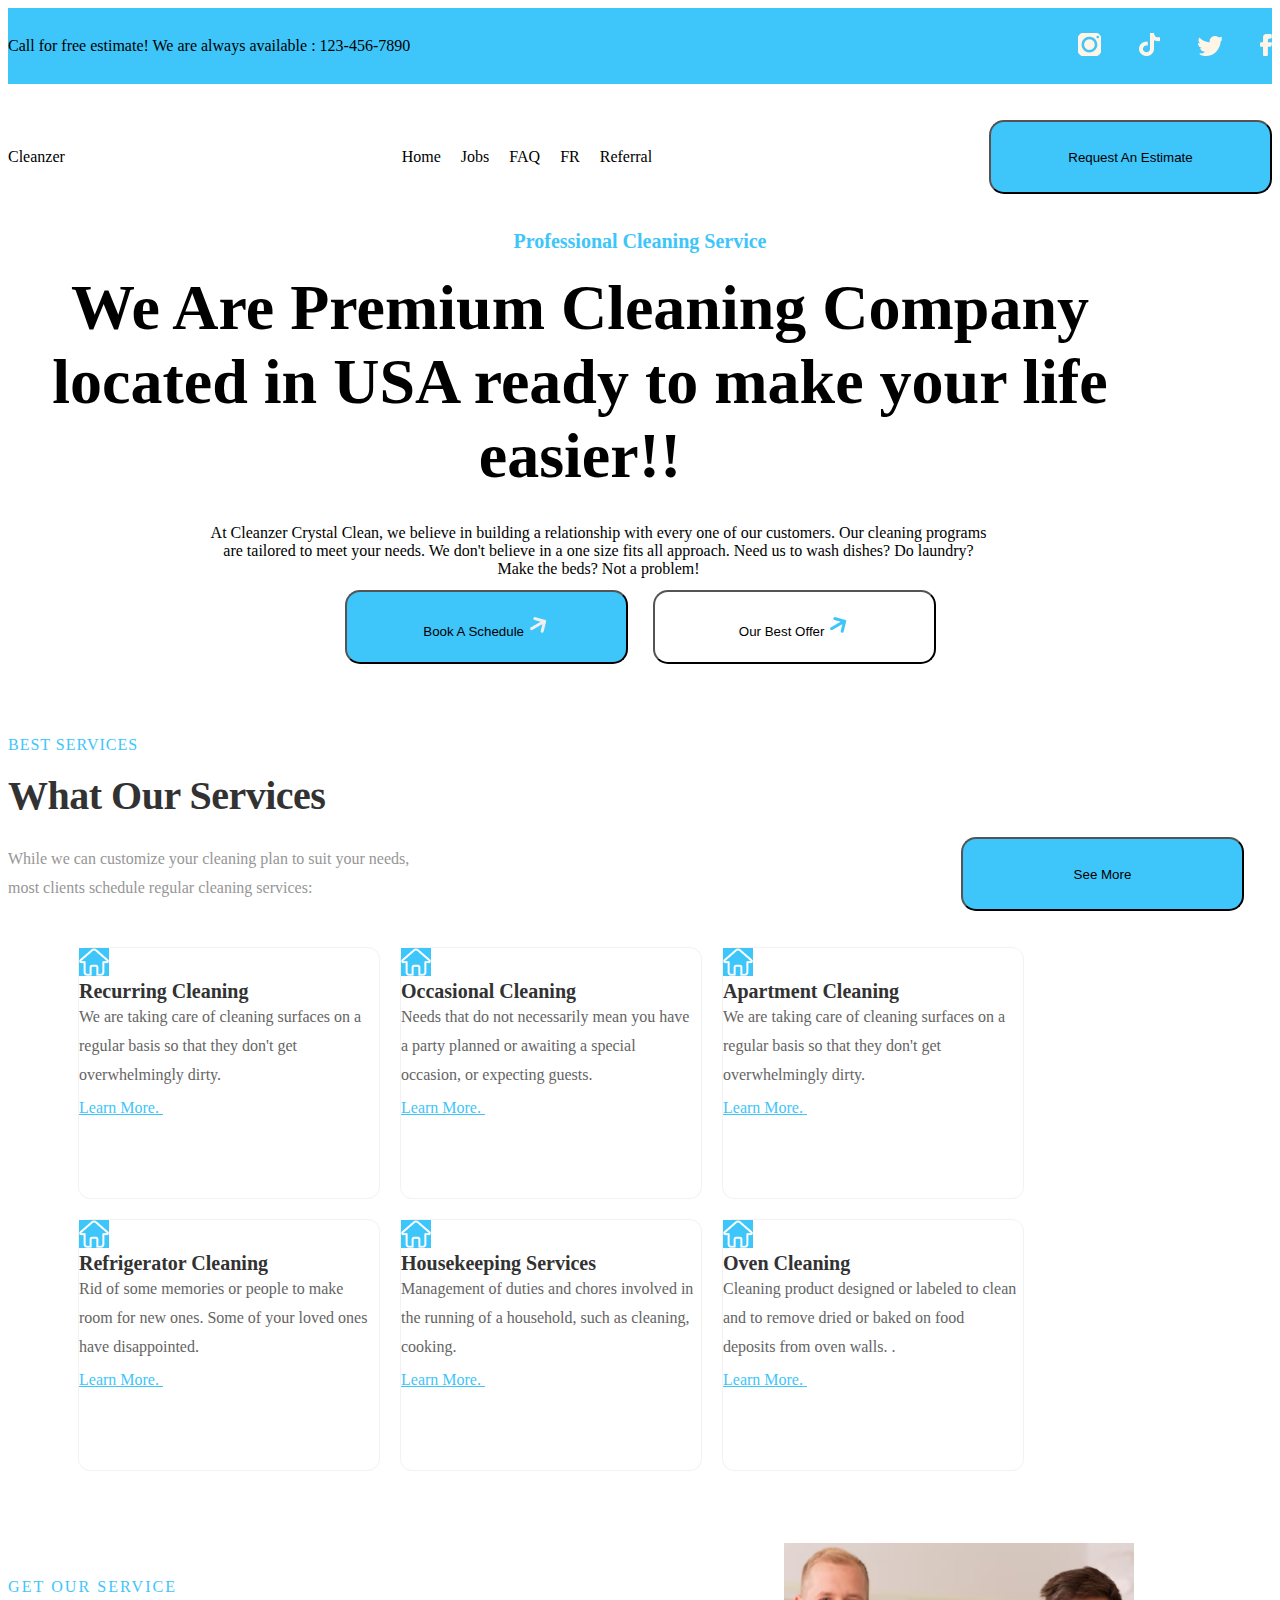
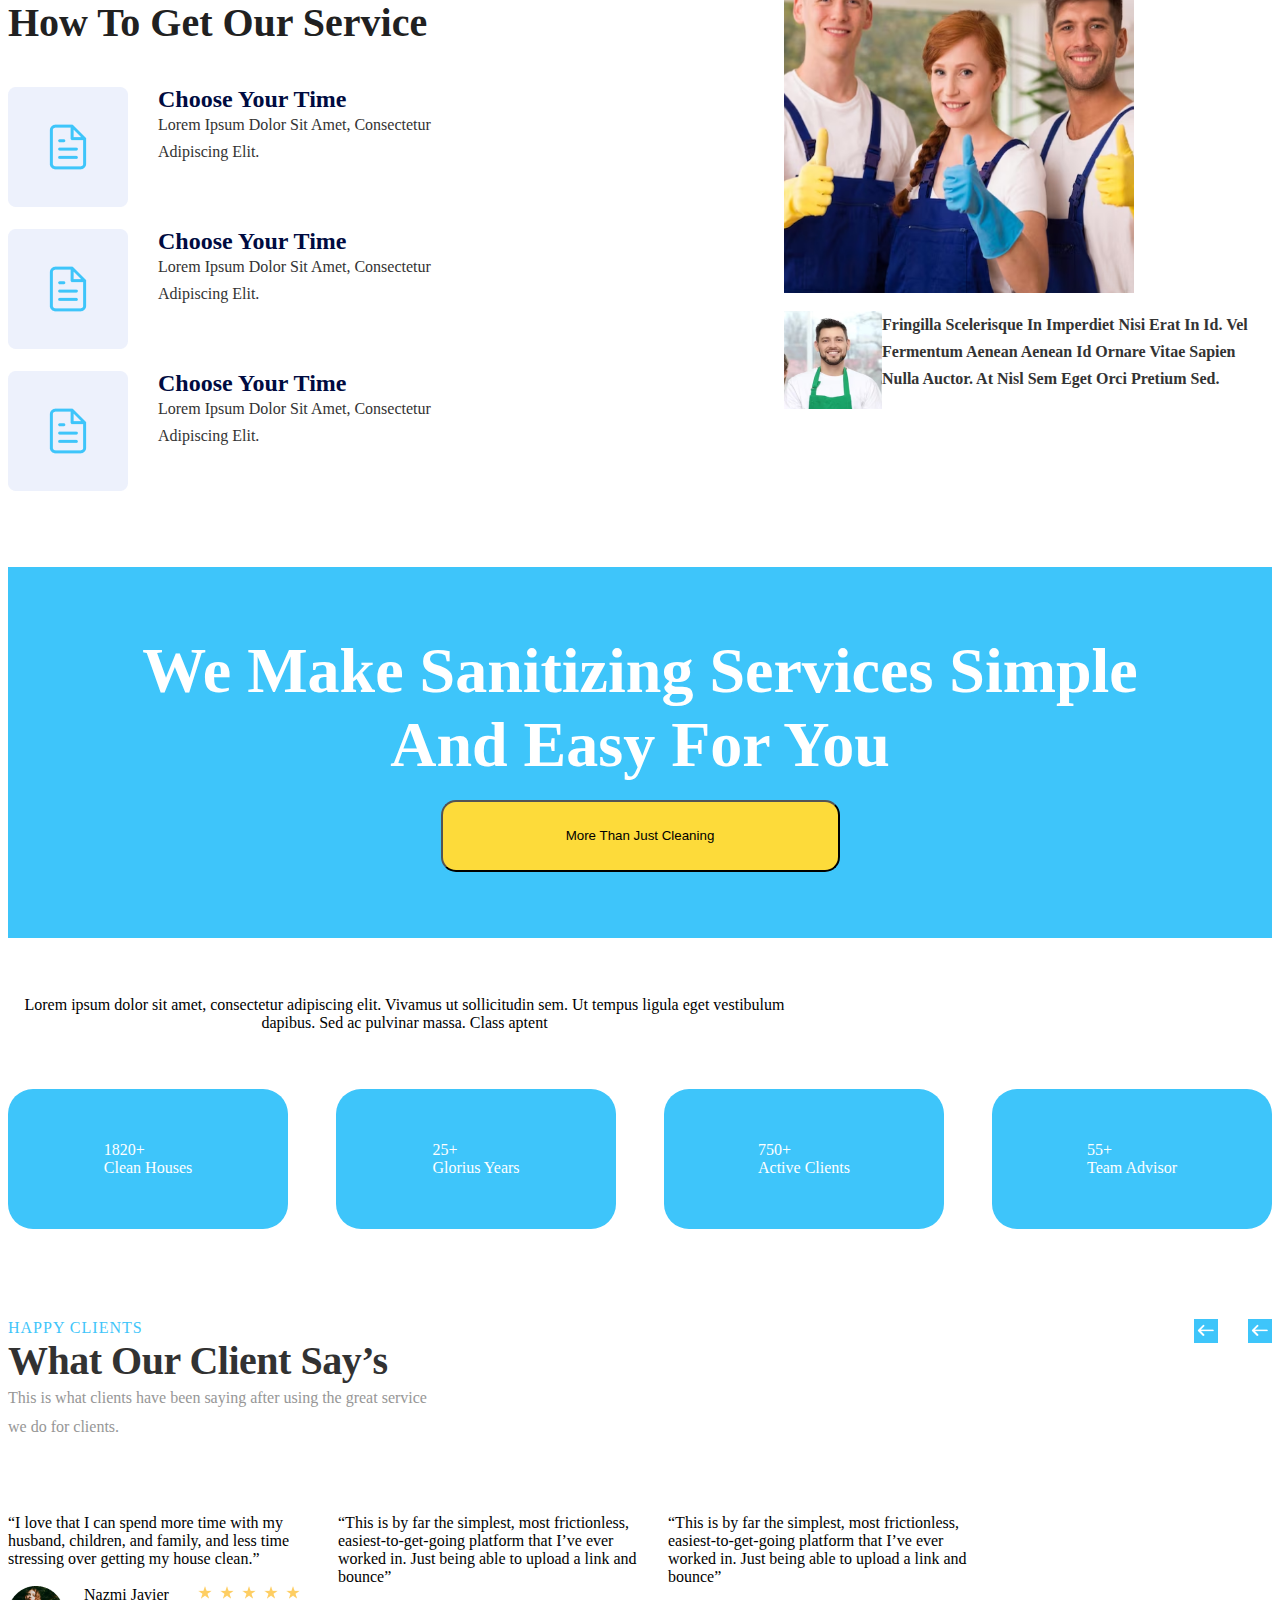
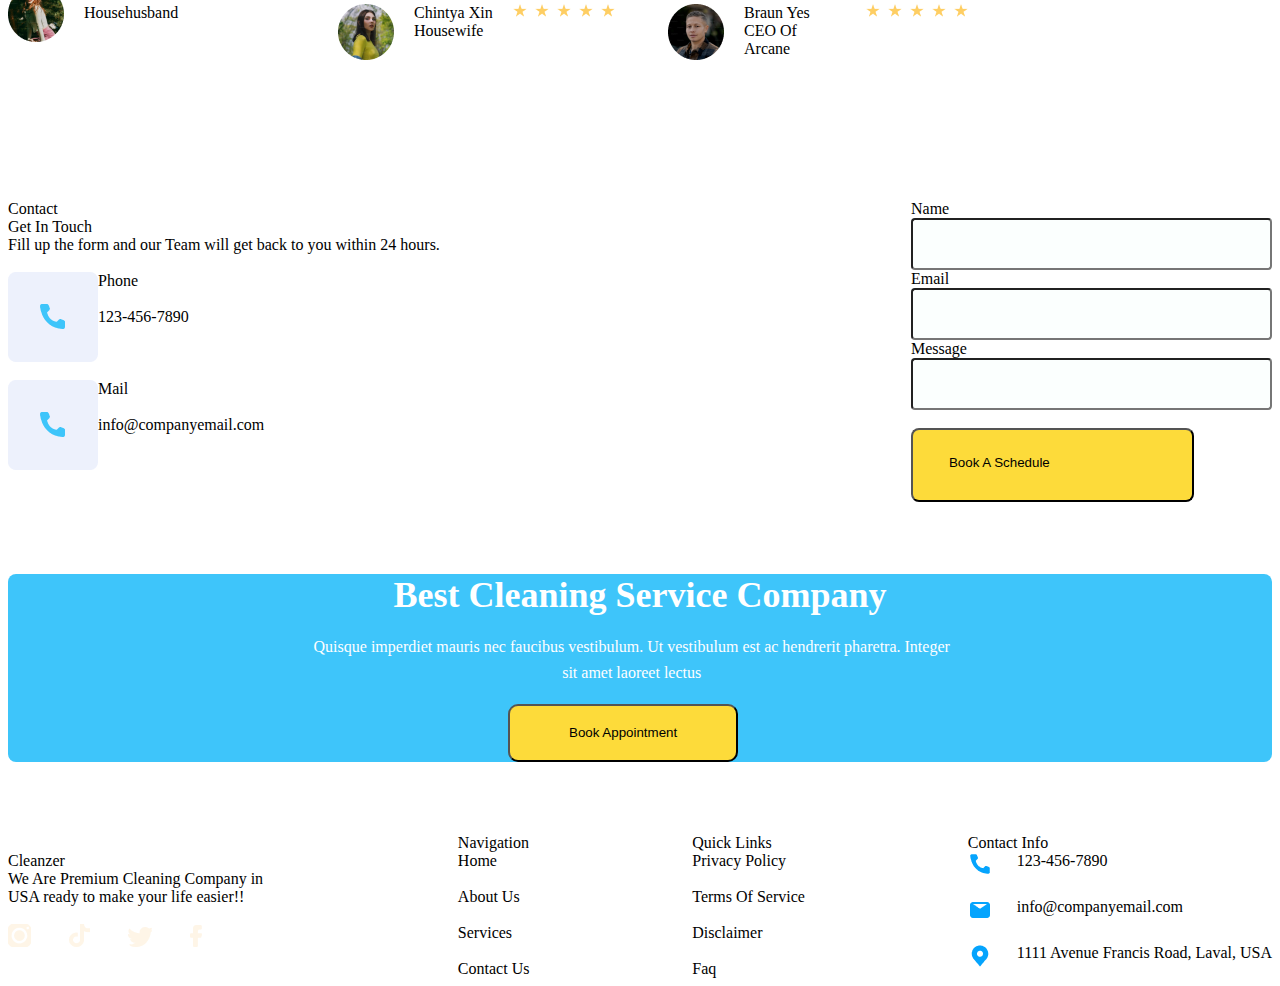
<file: index.html>
<!DOCTYPE html>
<html lang="en">
<head>
    <meta charset="UTF-8">
    <meta name="viewport" content="width=device-width, initial-scale=1.0">
    <title>Document</title>
    <link rel="stylesheet" href="index.css">
</head>
<body>
    <header>
        <div class="text">
            <div class="text1">Call for free estimate! We are always available : 123-456-7890</div>
        </div>
        <div class="media">
            <div class="media1">
                <img src="Group 1697.png" alt="" srcset="">
            </div>
           
        </div>
    </header>
    <br>
    <br>
    <div class="section1">
    <div class="info">
        <div class="info1">
            Cleanzer 
        </div>
        <div class="info2">
            <div class="info21">Home</div>
            <div class="info21">Jobs</div>
            <div class="info21">FAQ</div>
            <div class="info21">FR</div>
            <div class="info21">Referral</div>
        </div>
        <button>Request An Estimate</button>
    </div>
    <br>
    <br>
    <div class="text3">Professional Cleaning Service</div>
    <br>
    <div class="text4">We Are Premium 
        Cleaning Company located in USA ready to make your life easier!!</div>
        <br>
        <div class="text5">At Cleanzer Crystal Clean, we believe in building a relationship with every one of our customers. Our cleaning programs are tailored to meet your needs. We don't believe in a one size fits all approach. Need us to wash dishes? Do laundry? Make the beds? Not a problem!</div>
<div class="buttons">
    <button>Book A Schedule
        <img src="Group 10.png" alt="" srcset="">
    </button>
    <button class="rib">Our Best Offer
        <img src="Group 11.png" alt="" srcset="">
    </button>
</div>
</div>
<br>
<br>
<br>
<br>
<div class="section2">
    <div class="p1">best services</div>
    <br>
    <div class="p2">What Our Services</div>
    <br>
    <div class="division">
        <div class="div1">While we can customize your cleaning plan to suit your needs, most clients schedule regular cleaning services:</div>
        <div class="div2">
            <button class="pie">See More</button>
            <img src="arrow.png" alt="" srcset="">
        </div>
    </div>
    <br>
    <br>
    <div class="division1">
        <div class="box1">
            <img src="Frame (9).png" alt="" srcset="">
            <div class="p9">Recurring Cleaning</div>
            <div class="p10">We are taking care of cleaning surfaces on a regular basis so that they don't get overwhelmingly dirty.</div>
       <div class="p11">Learn More.
        <img src="arrow.png" alt="" srcset="">
       </div>
        </div>
        <div class="box1">
            <img src="Frame (9).png" alt="" srcset="">
            <div class="p9">Occasional Cleaning</div>
            <div class="p10">Needs that do not necessarily mean you have a party planned or awaiting a special occasion, or expecting guests.</div>
       <div class="p11">Learn More.
        <img src="arrow.png" alt="" srcset="">
       </div>
        </div>
        <div class="box1">
            <img src="Frame (9).png" alt="" srcset="">
            <div class="p9">Apartment Cleaning</div>
            <div class="p10">We are taking care of cleaning surfaces on a regular basis so that they don't get overwhelmingly dirty.</div>
       <div class="p11">Learn More.
        <img src="arrow.png" alt="" srcset="">
       </div>
        </div>
        <div class="box1">
            <img src="Frame (9).png" alt="" srcset="">
            <div class="p9">Refrigerator Cleaning</div>
            <div class="p10">Rid of some memories or people to make room for new ones. Some of your loved ones have disappointed.</div>
       <div class="p11">Learn More.
        <img src="arrow.png" alt="" srcset="">
       </div>
        </div>
        <div class="box1"><img src="Frame (9).png" alt="" srcset="">
            <div class="p9">Housekeeping Services</div>
            <div class="p10">Management of duties and chores involved in the running of a household, such as cleaning, cooking.</div>
       <div class="p11">Learn More.
        <img src="arrow.png" alt="" srcset="">
       </div></div>
        <div class="box1"><img src="Frame (9).png" alt="" srcset="">
            <div class="p9">Oven Cleaning</div>
            <div class="p10">Cleaning product designed or labeled to clean and to remove dried or baked on food deposits from oven walls.
                .</div>
       <div class="p11">Learn More.
        <img src="arrow.png" alt="" srcset="">
       </div>
    </div>
    </div>
</div>
<br>
<br>
<br>
<br>

<div class="section3">
    <div class="set1">
        <br>
<br>
        <div class="p15">Get our Service</div>
        <div class="p16">How To Get Our Service</div>
        <br>
        <br>
        <div class="div7">
            <div class="image">
                <img src="Icon (1).png" alt="" srcset="">
            </div>
            <div class="part1">Choose Your Time
                <div class="part2">Lorem ipsum dolor sit amet, consectetur adipiscing elit.</div>
            </div>
            <br>
            
        </div>
    <br>
    <div class="div7">
        <div class="image">
            <img src="Icon (1).png" alt="" srcset="">
        </div>
        <div class="part1">Choose Your Time
            
            <div class="part2">Lorem ipsum dolor sit amet, consectetur adipiscing elit.</div>
        
        </div>
        <br>
    
    </div>
    <br>
    <div class="div7">
        <div class="image">
            <img src="Icon (1).png" alt="" srcset="">
        </div>
        <div class="part1">Choose Your Time
            <div class="part2">Lorem ipsum dolor sit amet, consectetur adipiscing elit.</div>
        </div>
        <br>
    </div>
    </div>
   
    

    <div class="set2">
        <img src="Replace this.png" alt="" class="size">
    <br>
    <div class="lipe">
        <img src="Replace this (1).png" 
        alt="" >
        <br>
    <div class="textt">Fringilla scelerisque in imperdiet nisi erat in id. Vel fermentum aenean aenean id ornare vitae sapien nulla auctor. At nisl sem eget orci pretium sed.</div>
</div>

    </div> 
</div> 
    <br>
    <br>
    <br>
    <br>
    <div class="section4">
        <div class="p88">We Make Sanitizing Services Simple And Easy For You</div>
        <br>
        <button class="yellow">More Than Just Cleaning</button>
    </div>
    
<div class="section5">
    <br>
    <br>
    
<div class="brief">Lorem ipsum dolor sit amet, consectetur adipiscing elit. Vivamus ut sollicitudin sem. Ut tempus ligula eget vestibulum dapibus. Sed ac pulvinar massa. Class aptent </div>
<br>
<br>
<div class="circles">
    <div class="circle">
        1820+
        <br>
        Clean Houses
    </div>
    <div class="circle">
        25+
        <br>
        Glorius Years
    </div>
    <div class="circle">
        750+
        <br>
        Active Clients
    </div>
    <div class="circle">
        55+
        <br>
        Team Advisor
    </div>
</div>
</div>
<br>
<br>
<br>
<br>
<br>
<div class="section6">
    <div class="online1">
        <div class="p55">Happy clients</div>
    <div class="p51">What Our Client Say’s</div>
    <div class="p52">This is what clients have been saying after using the great service we do for clients.</div>
</div>
    <div class="onlin2">
        <div class="arrom1">
            <img src="arrow (1).png" alt="" srcset="">
        </div>
        <div class="arrom2">
            <img src="arrow (1).png" alt="" srcset="">
        </div>
    </div>
    
</div>
<br>
<br>
<br>
<br>
<div class="section7">
    <div class="box23">
        <div class="sect1">“I love that I can spend more time with my husband, children, and family, and less time stressing over getting my house clean.”</div>
    <br>
        <div class="sect2">
        <div class="picx1">
            <img src="Ellipse 5.png" alt="" srcset="">
        </div>
        <div class="info77">
            <div class="name">Nazmi Javier</div>
            <div class="job">Househusband</div>
        </div>
        <img src="rating.png" alt="" srcset="">
    </div>
    </div>
    <div class="box23">
        <div class="sect1">“This is by far the simplest, most frictionless, easiest-to-get-going platform that I’ve ever worked in. Just being able to upload a link and bounce”</div>
    <br>
        <div class="sect2">
        <div class="picx1">
            <img src="Ellipse 5 (1).png" alt="" srcset="">
        </div>
        <div class="info77">
            <div class="name">Chintya Xin</div>
            <div class="job">Housewife</div>
        </div>
        <img src="rating.png" alt="" srcset="">
    </div>
    </div>
    <div class="box23">
        <div class="sect1">“This is by far the simplest, most frictionless, easiest-to-get-going platform that I’ve ever worked in. Just being able to upload a link and bounce”</div>
    <br>
        <div class="sect2">
        <div class="picx1">
            <img src="Ellipse 5 (2).png" alt="" srcset="">
        </div>
        <div class="info77">
            <div class="name">Braun Yes</div>
            <div class="job">CEO Of Arcane</div>
        </div>
        <img src="rating.png" alt="" srcset="">
    </div>
    </div>
    <br>
    <br>
    <br>
    <br>
    </div>
    <br>
    <br>
   <div class="section11">
 <div class="text77">
    <div class="test22">
        <div class="p77">Contact</div>
        <div class="p78">Get In Touch</div>
        <div class="p79">Fill up the form and our Team will get back to you within 24 hours.</div>
    <br>
    <div class="section99">
        <div class="phone11">
            <img src="Icon (2).png" alt="" srcset="">
          <div class="loop">
            <div class="li">Phone</div>
            <br>
            <div class="liu">123-456-7890</div>
            
          </div>
          <br>
          
        </div>

        <br>
        
<div class="section99">
    <div class="phone11">
        <img src="Icon (2).png" alt="" srcset="">
      <div class="loop">
        <div class="li">Mail</div>
        <br>
        <div class="liu">info@companyemail.com</div>
      </div>
    </div>
    
</div>

</div>

    </div>
  
    </div>
    
    <br>
<br>
<div class="name7">
    Name
    <br>
    <input type="text">
    <br>
    <div class="name7">
        Email
        <br>
        <input type="text">
       
<div class="name7">
    Message
    <br>
    <input type="text">
   

</div>
    <br>
   
<button class="yell">Book A Schedule</button> 
</div>

</div>

    </div>
   
    </div>
    
 </div>

    <div class="text78">
    
    </div>
   </div>
   <br>
   <br>
   <br>
   <br>
     <div class="section9">
        <div class="p57">Best Cleaning
            Service Company</div>
            <br>
            
        <div class="p84">Quisque imperdiet mauris nec faucibus vestibulum. Ut vestibulum est ac hendrerit pharetra. Integer sit amet laoreet lectus</div>
     <br>
        <button class="fill">Book Appointment</button>
        </div>   
       <br>
       <br> 
       <br>
        <br>
       <footer>
        
        <div class="sat3">
            <br>
            Cleanzer
           
            <div class="p89">We Are Premium Cleaning Company  in USA ready to make your life easier!!</div>
       <br>
            <div class="p990">
            <img src="Group 1697.png" alt="" srcset="">
        </div>
        </div>
        <div class="sat3">
           
            Navigation
            <br>
            <div class="p990">Home</div>
            <br>
            <div class="p990">About Us</div>
            <br>
            <div class="p990">Services</div>
            <br>
            <div class="p990">Contact Us</div>
    
        </div>
        <div class="sat3">
            
            Quick Links
            <br>
            <div class="p990">Privacy Policy</div>
            <br>
            <div class="p990">Terms Of Service</div>
            <br>
            <div class="p990">Disclaimer</div>
            <br>
            <div class="p990">Faq</div>
        </div>
        <div class="sat3">Contact Info
           
            <div class="p889">
                <div class="img12">
                    <img src="carbon_phone-filled (1).png" alt="" srcset="">
                </div>
                <div class="img13">123-456-7890</div>
                
            </div>
            <br>
          
                <div class="p889">
                    <div class="img12">
                        <img src="eva_email-fill.png" alt="" srcset="">
                    </div>
                    <div class="img13">info@companyemail.com</div>
                </div>
                <br>
                <div class="p889">
                    <div class="img12">
                        <img src="carbon_location-filled.png" alt="" srcset="">
                    </div>
                    <div class="img13">1111 Avenue Francis Road, Laval, USA</div>
                </div>
        </div>
        </div>
       </footer>     
          
        
       
        
    </body>
</html>
</file>
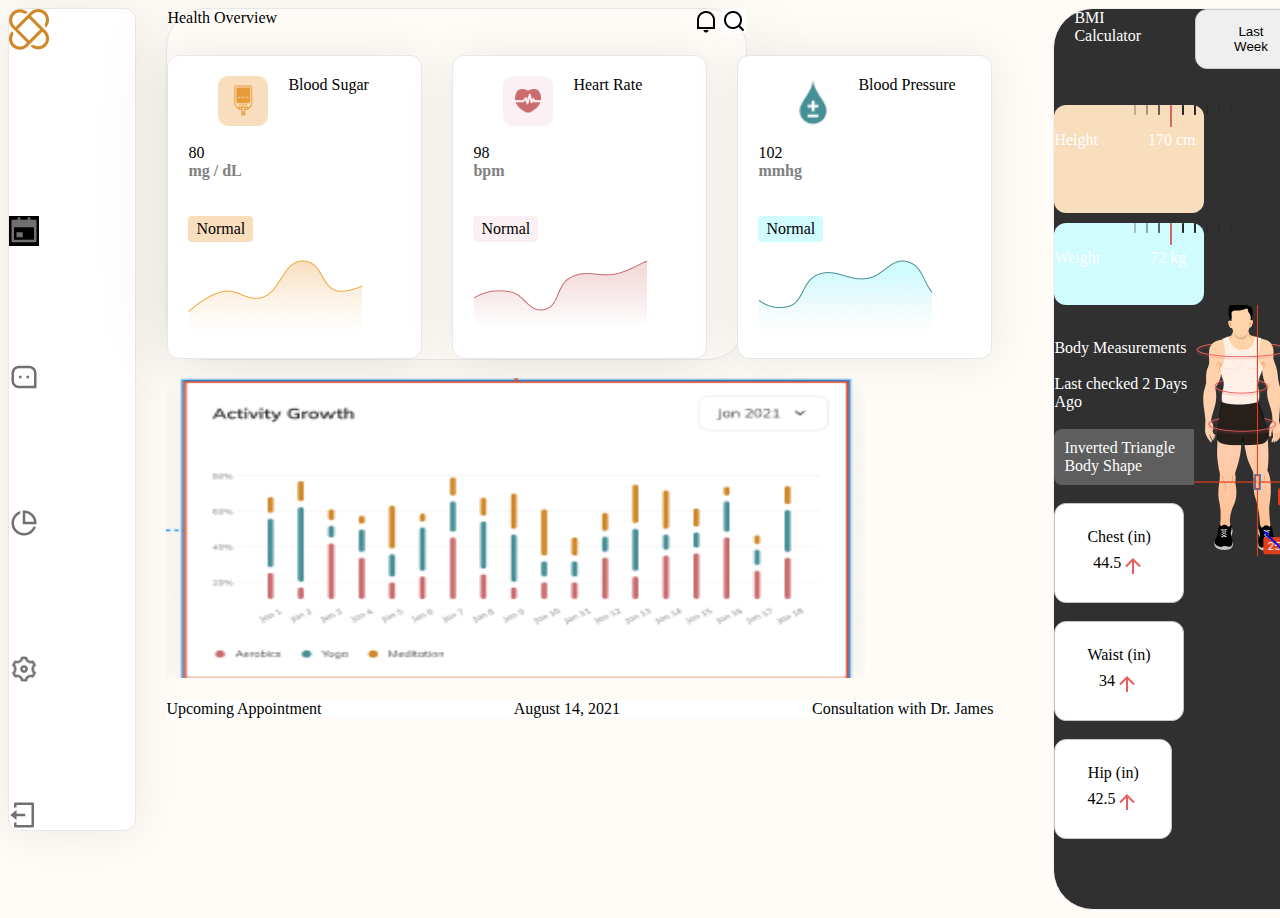
<file: fitness.html>
<!DOCTYPE html>
<html lang="en">
<head>
    <meta charset="UTF-8">
    <meta name="viewport" content="width=device-width, initial-scale=1.0">
    <title>Document</title>
    <link rel="stylesheet" href="fitness.css">
</head>
<body>
    <div class="division">
        <div class="div1">
            <img src="Standard Collection 10.png" alt="" srcset="">
            <img src="Frame (10).png" alt="" class="ten2">
            <br>
            <br>
            <img src="Frame (11).png" alt="" class="ten">
            <br>
            <br>
            <img src="Frame (12).png" alt="" class="ten1">
            <br>
            <br>
            <img src="Frame (13).png" alt="" class="ten1">
            <br>
            <br>
            <img src="Frame (14).png" alt="" class="ten1">
            <br>
            <br>
            <img src="Frame (15).png" alt="" class="ten1">
        </div>
        <div class="div2">
            <div class="division3">
            <div class="division1">
                <div class="p1">Health Overview</div>
                <div class="img5">
                <img src="Frame (18).png" alt="" srcset="">
          
                <img src="Frame (19).png" alt="" srcset="">
            </div>
            </div>
            <br>
        <div class="box">
            <div class="box3">
                <div class="group1">
                <img src="Group 31.png" alt="" class="small">
                Blood Sugar
            </div>
            <br>
            <div class="measure">80 <div class="lipe"> mg / dL</div></div>
            <br>
            <br>
            <div class="lic">Normal</div>
            <br>
            <br>
            <img src="Group 11 (1).png" alt="" srcset="">
        </div>
            <div class="box3">
                <div class="group1">
                    <img src="Group 33.png" alt="" class="small">
                    Heart Rate
                </div>
                <br>
                <div class="measure">98 <div class="lipe"> bpm</div></div>
                <br>
                <br>
                <div class="lick">Normal</div>
                <br>
                <br>
                <img src="Group 29.png" alt="" srcset="">
            </div>
            <div class="box3">
                <div class="group1">
                    <img src="noun_Blood Pressure_10989 1.png" alt="" class="small">
                    Blood Pressure
                </div>
                <br>
                <div class="measure">102<div class="lipe"> mmhg</div></div>
                <br>
                <br>
                <div class="lickk">Normal</div>
                <br>
                <br>
                <img src="Group 30.png" alt="" srcset="">
            </div>
        </div>

        </div>
        <br>
        <img src="dshboard.PNG" alt="" class="dash">
<br>
<br>
            <div class="division2">
                <div class="p11">Upcoming Appointment</div>
                <div class="p22">August 14, 2021</div>
                <div class="p23">Consultation with Dr. James</div>
            </div>
        </div>
        <div class="division11">
        <div class="div3">
            <br>
            <br>
            <div class="job1">BMI Calculator
                <br>
                <br>
                

               



            </div>
            
            <button>Last Week</button>
        </div>
        <br>
        <br>
        <div class="lot">
            <div class="leap"></div>
            <div class="bit"></div>
        </div>
         <div class="leap">
          
            <!-- <div class="pie"> -->
            <div class="pie"> <div class="box6">
                <img src="Group 2.png" alt="" class="scale">
                <div class="scale1">
                    <div class="box6">
                        <div class="kil">
                    <div class="s1">Height</div>
                    <div class="s2">170 cm</div>
                </div>
            </div>
            </div>
            </div>
            <br>
            <br>
            <div class="box7">
               
                    <img src="Group 2.png" alt="" class="scale">
                    <div class="scale1">
                        <div class="s1">Weight</div>
                        <div class="s2">72 kg</div>
                       
                    </div>
                    <br>
                    <br>
                    <br>
                    <br><div class="loop">
                    <div class="div17">
                        <div class="lat1">Body Measurements</div>
                    <br>
                    <div class="lat2">Last checked 2 Days Ago</div>
                    <br>
                    <div class="tap1">Inverted Triangle Body Shape</div>
                    <br>
                    <br>
                    <div class="tipp">
                        <div class="yes">
                            <div class="fit1">Chest (in)</div>
                            
                            <div class="his">
                                44.5
                                <img src="Frame (20).png" alt="" srcset="">
                            </div>
                        </div>
                       <br>
                       <br>
                       <div class="yes">
                        <div class="fit1">Waist (in)</div>
                        
                        <div class="his">
                            34
                            <img src="Frame (20).png" alt="" srcset="">
                        </div>
                    </div>
                       <br>
                       <br>
                       <div class="yes">
                        <div class="fit1">Hip (in)</div>
                        
                        <div class="his">
                            42.5
                            <img src="Frame (20).png" alt="" srcset="">
                        </div>
                    </div>
                    
                       </div>
                     
                    </div>
                    </div>
                    </div>
                    <div class="div27">
                        <img src="man.png" alt="" class="man">
                    </div>
                    
                </div>
            </div>
                </div>
            </div>
        </div>
        
    </div>
    
</div>
    </div> </div>
            <div class="dove">
            
            </div>
           
        
    </div>
    
</div>
    </div> 



</body>
</html>
</file>
<file: index.css>
header{
    display: flex;
    flex-direction: row;
    align-items: center;
    justify-content: space-between;
    background-color: #3EC5FA;
    width: 100%;
height: 76px;
flex-shrink: 0;
}
.text1
{
    align-items: center;
    justify-content: space-between;
}
.info{
    display: flex;
    flex-direction: row;
    align-items: center;
    justify-content: space-between;
    
    width: 100%;

flex-shrink: 0;
}
.info2{
    display: flex;
    flex-direction: row;
    align-items: center;
    justify-content: space-between;
    gap:20px;
    

flex-shrink: 0;
}
.text3
{
    color: #3EC5FA;
text-align: center;
font-family: Plus Jakarta Sans;
font-size: 20px;
font-style: normal;
font-weight: 600;
line-height: normal;
}
.rib
{
    background-color: white;
    
}
.p1
{
    color: #3EC5FA;
font-family: Plus Jakarta Sans;
font-size: 16px;
font-style: normal;
font-weight: 400;
line-height: normal;
letter-spacing: 1px;
text-transform: uppercase;
}
.box1
{
    width: 300px;
    height: 250px;
    flex-shrink: 0;
    border-radius: 12px;
border: 1px solid #F2F2F2;
background: #FFF;



}
.p9
{
    color: #323232;
font-family: Plus Jakarta Sans;
font-size: 20px;
font-style: normal;
font-weight: 700;
line-height: normal;
text-transform: capitalize;
}
.p10
{
    width: 296px;
height: 86px;
flex-shrink: 0;
color: #646464;
font-family: Plus Jakarta Sans;
font-size: 16px;
font-style: normal;
font-weight: 400;
line-height: 180%; /* 28.8px */
}
.p11
{
    color: #3EC5FA;
font-family: Plus Jakarta Sans;
font-size: 16px;
font-style: normal;
font-weight: 400;
line-height: 180%; /* 28.8px */
text-decoration-line: underline;
text-transform: capitalize;
}
.p15
{
    color: #3EC5FA;
font-family: Plus Jakarta Sans;
font-size: 16px;
font-style: normal;
font-weight: 400;
line-height: 100%; /* 16px */
letter-spacing: 2.08px;
text-transform: uppercase;
}
.p16
{
    color: #212121;
font-family: Plus Jakarta Sans;
font-size: 40px;
font-style: normal;
font-weight: 700;
line-height: 140%; /* 56px */
}
.part1
{
    color: #000B41;
font-family: Plus Jakarta Sans;
font-size: 24px;
font-style: normal;
font-weight: 700;
line-height: 100%; /* 24px */
text-transform: capitalize;
}
.p88
{
    width: 1015px;
    color: #FFF;
text-align: center;
font-family: Plus Jakarta Sans;
font-size: 64px;
font-style: normal;
font-weight: 700;
line-height: normal;
display: flex;
align-items: center;
justify-content: center;
}
.circles
{
    display: flex;
    flex-direction: row;
    align-items: start;
    justify-content: space-between;
    color: white;
   
}
.p0{
    color: #3EC5FA;
    font-family: Plus Jakarta Sans;
    font-size: 16px;
    font-style: normal;
    font-weight: 400;
    line-height: 100%; /* 16px */
    letter-spacing: 2.08px;
    text-transform: uppercase;
}
footer{
    display: flex;
    align-items: start;
    justify-content: space-between;
    flex-direction: row;
    gap:60px;
}
.p889
{
    display: flex;
    flex-direction: row;
    align-items: start;
    justify-content: start;
    gap:25px;
}
.p89

{
    width: 287px;
}
.p84
{
    display: flex;
    align-items: center;
    justify-content: center;
    color: #FEFEFF;
text-align: center;
font-family: Plus Jakarta Sans;
font-size: 16px;
font-style: normal;
font-weight: 400;
line-height: 26px; /* 162.5% */
width: 647.389px;
height: 52px;
flex-shrink: 0;
margin-left: 300px;
}
.p57
{
    display: flex;
    align-items: center;
    justify-content: center;
    color: #FFF;
text-align: center;
font-family: Plus Jakarta Sans;
font-size: 36px;
font-style: normal;
font-weight: 800;
line-height: 42px; /* 116.667% */
}
.section9
{
    border-radius: 8px;
background: #3EC5FA;

}
.fill
{
    width: 230.205px;
height: 58px;
flex-shrink: 0;
border-radius: 10px;
background: #FDDB3A;
display: flex;
    align-items: center;
    justify-content: center;
    margin-left: 500px;
}
.section8
{
    display: flex;
    flex-direction: row;
    align-items: start;
    justify-content: space-between;
}
.f3
{
    color: #3EC5FA;
font-family: Plus Jakarta Sans;
font-size: 24px;
font-style: normal;
font-weight: 700;
line-height: 100%; /* 24px */
text-transform: capitalize;
}
.p006
{
    width: 463px;
    color: #333;
font-family: Plus Jakarta Sans;
font-size: 20px;
font-style: normal;
font-weight: 600;
line-height: 170%; /* 34px */
text-transform: capitalize;
}
.p00
{
    color: #231F20;
font-family: Plus Jakarta Sans;
font-size: 44px;
font-style: normal;
font-weight: 700;
line-height: 160%; /* 70.4px */
}
.sub1
{
    display: flex;
    flex-direction: row;
    align-items: start;
    justify-content: start;
    gap:20px;
}
.section7
{
    display: flex;
    flex-direction: row;
    align-items: start;
    justify-content: start;
    gap:30px;
}
.sect2
{
    display: flex;
    flex-direction: row;
    align-items: start;
    justify-content: start;
    gap:20px;
}
.box23
{
    width: 300px;
    height: 250px;
    flex-shrink: 0;
background: white;
}
.p52
{
    width: 420px;
    color: #969696;
font-family: Plus Jakarta Sans;
font-size: 16px;
font-style: normal;
font-weight: 400;
line-height: 180%; /* 28.8px */
}
.p51
{
    color: #323232;
font-family: Plus Jakarta Sans;
font-size: 40px;
font-style: normal;
font-weight: 700;
line-height: normal;
letter-spacing: -0.5px;
}
.p55
{
    color: #3EC5FA;
font-family: Plus Jakarta Sans;
font-size: 16px;
font-style: normal;
font-weight: 400;
line-height: normal;
letter-spacing: 1px;
text-transform: uppercase;
}
.phone11
{
    display: flex;
    flex-direction: row;
    align-items: start;
    justify-content: start;
}
.section6
{
    display: flex;
    flex-direction: row;
    align-items: start;
    justify-content: space-between;
}
.size
{
    height:350px;
    width:350px;
}
.section11
{
    display: flex;
    flex-direction: row;
    align-items: start;
    justify-content: space-between;
   
}
.onlin2
{
    display: flex;
    flex-direction: row;
    align-items: start;
    justify-content: space-between;
    gap:30px;
}
.circle
{
    width: 280px;
height: 140px;
flex-shrink: 0;
border-radius: 25px;
background: #3EC5FA;
display: flex;
display: flex;
align-items: center;
justify-content: center;
}
.brief
{
    width: 793px;
height: 79px;
flex-shrink: 0;
color: #000;
text-align: center;
font-family: Plus Jakarta Sans;
font-size: 16px;
font-style: normal;
font-weight: 300;
line-height: normal;
display: flex;
align-items: center;
justify-content: center;
}
.job1
{
    margin-left: 30px;
}
.yellow
{
    width: 399px;
height: 72px;
flex-shrink: 0;
border-radius: 15px;
background: #FDDB3A;
display: flex;
align-items: center;
justify-content: center;
/* margin-left: 400px; */
}
.section4
{
    width: 100%;
height: 371px;
flex-shrink: 0;
background: #3EC5FA;
display: flex;
flex-direction: column;
align-items: center;
justify-content: center;
}
.textt
{
    width: 390px;
    color: #333;
font-family: Inter;
font-size: 16px;
font-style: normal;
font-weight: 700;
line-height: 170%; /* 27.2px */
text-transform: capitalize;
}
.lipe
{
    display: flex;
    flex-direction: row;
    align-items: start;
    justify-content: start;
}
.set2
{
    display: flex;
    flex-direction: column;
    align-items: start;
    justify-content: start;
}
.part2
{
    width: 280px;
    color: #333;
font-family: Plus Jakarta Sans;
font-size: 16px;
font-style: normal;
font-weight: 400;
line-height: 170%; /* 27.2px */
text-transform: capitalize;
}
.div7
{
    display: flex;
    flex-direction: row;
    align-items: start;
    justify-content: start;
    gap:30px;
}
.section3
{
    display: flex;
    flex-direction: row;
    align-items: start;
    justify-content: space-between;
}
.division1
{
    display: flex;
    flex-direction: row;
    align-items: start;
    justify-content: start;
    flex-wrap: wrap;
    gap:20px;
    margin-left: 70px;
    
}

.division
{
    display: flex;
    flex-direction: row;
    align-items: center;
    justify-content: space-between;
}
.div1
{
    width: 420px;
    color: #969696;
font-family: Plus Jakarta Sans;
font-size: 16px;
font-style: normal;
font-weight: 400;
line-height: 180%; /* 28.8px */
}
.p2
{
color: #323232;
font-family: Plus Jakarta Sans;
font-size: 40px;
font-style: normal;
font-weight: 700;
line-height: normal;
letter-spacing: -0.5px;
}
.yell{
    display: flex;
    padding: 25px 36px;
    align-items: flex-start;
    gap: 10px;
    border-radius: 8px;
background: #FDDB3A;
}
.section1
{
    background-color:white;
    
}
.buttons
{
    display: flex;
    flex-direction: row;
    align-items: center;
    justify-content: center;
    gap:25px;
}
.text5
{

    width: 781px;
height: 79px;
flex-shrink: 0;
color: #000;
text-align: center;
font-family: Plus Jakarta Sans;
font-size: 16px;
font-style: normal;
font-weight: 300;
line-height: normal;
display: flex;
align-items: center;
justify-content: center;
margin-left: 200px;
}
.text4
{
    width: 1144px;
    color: #000;
text-align: center;
font-family: Plus Jakarta Sans;
font-size: 64px;
font-style: normal;
font-weight: 700;
line-height: normal;
}
button{
    border-radius: 15px;
background: #3EC5FA;
width: 283px;
height: 74px;
flex-shrink: 0;
}
input{
    width: 353px;
height: 46px;
flex-shrink: 0;
border-radius: 4px;
background: #FBFFFE;
}

/* 
<!-- <div class="section8">
        <div class="class1"><div class="p0">Contact</div>
        <div class="p00">Get In Touch</div>
        <div class="p006">Fill up the form and our Team will get back to you within 24 hours.</div>
    <br>
        <div class="sub">
        <div class="sub1">
            <div class="f1">
                <img src="Icon (2).png" alt="" srcset="">
            </div>
            <div class="f2">
                <div class="f3">Phone</div>
                <div class="f4">123-456-7890</div>
            </div>
        </div>
        <br>
        <div class="sub1"><div class="sub">
        <div class="sub1">
            <div class="f1">
                <img src="Icon (2).png" alt="" srcset="">
            </div>
            <div class="f2">
                <div class="f3">Mail</div>
                <div class="f4">info@companyemail.com</div>
            </div>
        </div></div>
        <div class="sub1"></div>
    </div>
    </div>
    <br>
    <div class="class2">
        <div class="sub1"><div class="sub">
            <div class="sub1">
                <div class="f1">
                    <img src="Icon (2).png" alt="" srcset="">
                </div>
                <div class="f2">
                    <div class="f3">Location</div>
                    <div class="f4">1111 Avenue Francis Road, Laval, USA</div>
                
                </div>
            </div>
        </div>
        </div>
        <div class="class2">hhh</div>
    </div> --> */
</file>
<file: fitness.css>
.div1
{
    width:10%;
  
    display: flex;
    flex-direction: column;
    align-items:start;
    justify-content: start;
    gap:40px;
flex-shrink: 0;
border-radius: 12px;
border: 1px solid #E8E7E7;
background: #FFF;
box-shadow: 0px 1px 50px 0px rgba(0, 0, 0, 0.08);
}
.man
{
    margin-left: 140px;
}
body{
    background-color: #FFFCF8;
}
.division1
{
    display: flex;
    flex-direction: row;
    align-items: start;
    justify-content: space-between;
    gap:60px;
    border-radius: 40px;
   

  
   
}
.lic
{
   border-radius: 4px;
background: #F8DEBD;
display: inline-flex;
padding: 4px 8px;
align-items: flex-start;
gap: 10px;
}
.lick
{
    display: inline-flex;
padding: 4px 8px;
align-items: flex-start;
gap: 10px;
border-radius: 4px;
background: #FBF0F3;
}
.scale1
{
    display: flex;
    flex-direction: row;
    align-items: start;
    justify-content: start;
    gap:50px;
}
.box6
{
    width: 150px;
height: 82px;
flex-shrink: 0;
border-radius: 12px;
background: #F8DEBD;

}
.scale
{
   margin-left: 80px;
}
.box7
{
    width: 150px;
height: 82px;
flex-shrink: 0;
border-radius: 12px;
background: #D0FBFF;
}
.div3{
    display: flex;
    flex-direction: row;
    gap:20px;
}
button{
    display: inline-flex;
padding: 14px 24px;
justify-content: center;
align-items: center;
gap: 10px;
border-radius: 12px;
border: 1px solid #CACACA;
}
.division3
{
    border-radius: 40px;
border: 1px solid #E8E7E7;
background: #FFFCF8;
box-shadow: 0px 4px 90px 0px rgba(0, 0, 0, 0.06);
width:70%;

}
.dash
{
    width: 699px;
height: 300px;
flex-shrink: 0;
}
.division2
{
    display: flex;
    flex-direction: row;
    align-items: start;
    justify-content: space-between;
    background-color: white;
}
.lickk
{
    display: inline-flex;
    padding: 4px 8px;
    align-items: flex-start;
    gap: 10px;
    border-radius: 4px;
background: #D0FBFF;
}
.ten1{
    width: 30px;
    height: 30px;
}
.ten2
{
    width: 10px;
    height: 10px; 
}
.box3
{
gap:30px;
padding: 20px;
    width: 213px;
    height: 262px;
    flex-shrink: 0;
    border-radius: 12px;
border: 1px solid #E8E7E7;
background: #FFF;
box-shadow: 0px 1px 50px 0px rgba(0, 0, 0, 0.08);
}
.lipe
{
    color: #818181;
font-family: Mulish;
font-size: 16px;
font-style: normal;
font-weight: 700;
line-height: normal;
}
.box
{
    display: flex;
    flex-direction: row;
    align-items: start;
    justify-content: start;
    gap:30px;
}
.small
{
    width: 50px;
    height: 50px;
    margin-left: 30px;
}
.group1
{
    display: flex;
    flex-direction: row;
    gap:20px;
}
.division
{
    display: flex;
    flex-direction: row;
    align-items: start;
    justify-content: start;
    gap:30px;
}
.ten
{
    background-color: black;
}
.loop
{
    display: flex;
    flex-direction: row;
    gap:40px;
}
.his
{
    display: flex;
    flex-direction: row;
}
.yes
{
    display: inline-flex;
padding: 24px 32px;
flex-direction: column;
justify-content: center;
align-items: center;
gap: 8px;
border-radius: 12px;
border: 1px solid #C4C4C4;
background: #FFF;
color:black;
}
.tap1
{
    display: inline-flex;
padding: 10px;
align-items: flex-start;
gap: 10px;
border-radius: 8px;
background: #5E5E5E;
}
.division11
{
    background-color: black;
    width: 20%;
height: 900px;
flex-shrink: 0;
border-radius: 40px 0px 0px 40px;
margin-left: 30px;
border: 1px solid #F1F1F1;
background: #303030;
color:white;
}
.kil
{
    display: flex;
    flex-direction: row;
    align-items: start;
    justify-content: start;
    gap:50px;
}


/* <div class="leap">
<div class="pie"
<div class="box6">
    <img src="Group 2.png" alt="" class="scale">
    <div class="scale1">
        <div class="box6">
        <div class="s1">Height</div>
        <div class="s2">170 cm</div>
    </div>
</div>
</div>
<br>
<div class="box7">
   
        <img src="Group 2.png" alt="" class="scale">
        <div class="scale1">
            <div class="s1">Weight</div>
            <div class="s2">72 kg</div>
            <br>
            <br>
        </div>
    </div>
    </div>
</div>
</div>

</div>

</div>
</div> */
</file>
